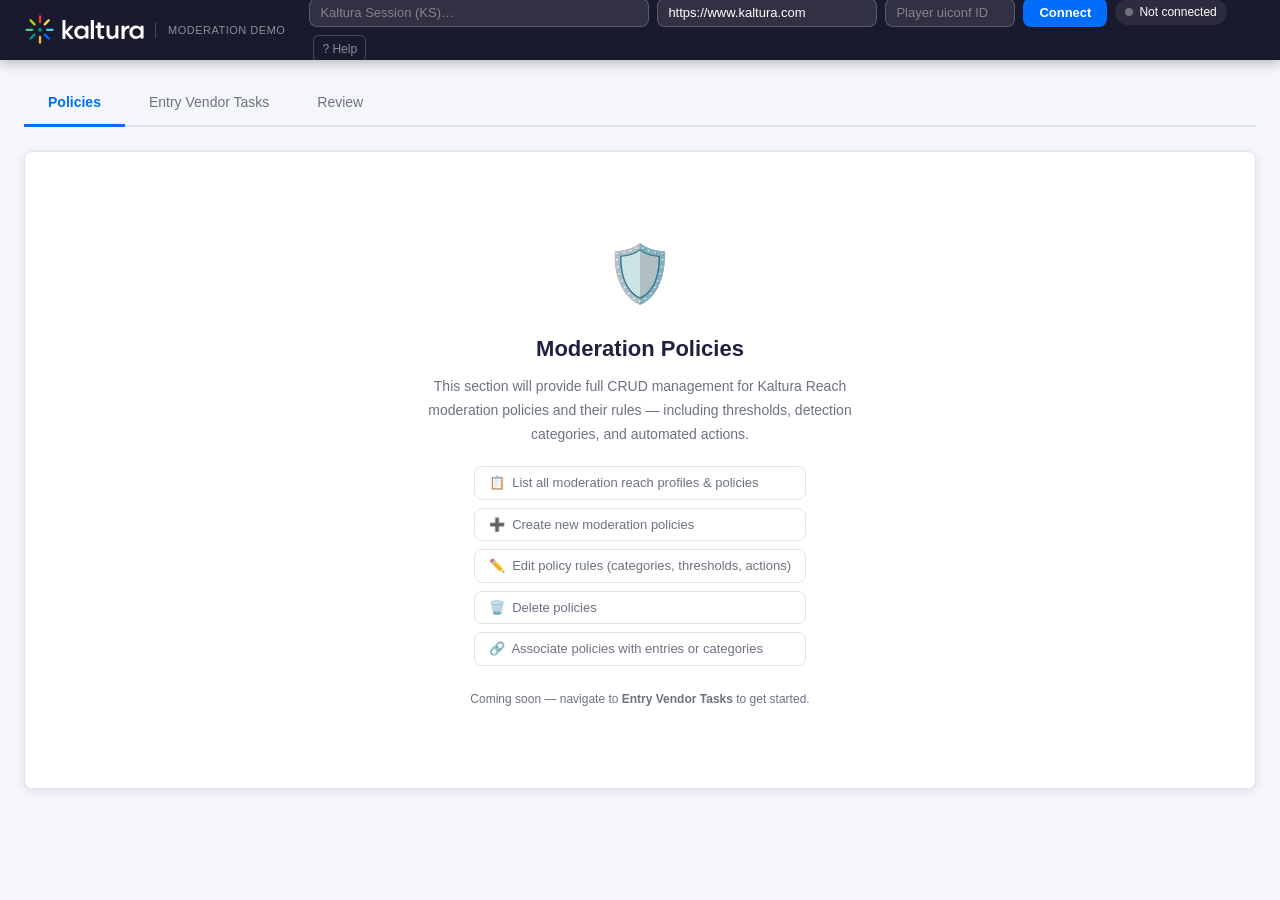
<file: index.html>
<!DOCTYPE html>
<html lang="en">
<head>
  <meta charset="UTF-8">
  <meta name="viewport" content="width=device-width, initial-scale=1.0">
  <title>Kaltura Moderation Demo</title>
  <link rel="stylesheet" href="css/styles.css">
</head>
<body>

  <!-- ===================== HEADER ===================== -->
  <header>
    <div class="header-inner">

      <div class="logo">
        <img
          src="assets/kaltura-logo.svg"
          alt="Kaltura"
          class="kaltura-logo-img"
        >
        <span class="logo-sub">Moderation Demo</span>
      </div>

      <div class="connection-bar">
        <input
          id="ks-input"
          type="password"
          placeholder="Kaltura Session (KS)…"
          autocomplete="off"
          spellcheck="false"
        >
        <input
          id="service-url"
          type="text"
          value="https://www.kaltura.com"
          placeholder="Service URL"
          autocomplete="off"
        >
        <input
          id="uiconf-id"
          type="text"
          placeholder="Player uiconf ID"
          autocomplete="off"
        >
        <button class="btn btn-primary" id="connect-btn">Connect</button>

        <div class="status-badge">
          <span class="status-dot" id="status-dot"></span>
          <span id="status-text">Not connected</span>
        </div>

        <span id="partner-info" style="font-size:11px;color:rgba(255,255,255,.4);white-space:nowrap"></span>
        <a href="help.html" target="_blank" style="font-size:12px;color:rgba(255,255,255,.5);text-decoration:none;white-space:nowrap;padding:4px 8px;border:1px solid rgba(255,255,255,.2);border-radius:6px;margin-left:4px" title="Open help page">? Help</a>
      </div>

    </div>
  </header>

  <!-- ===================== MAIN ===================== -->
  <div class="main-container">

    <!-- Tab navigation -->
    <div class="tabs-nav" style="margin-top:20px">
      <button class="tab-btn active" data-tab="policies">Policies</button>
      <button class="tab-btn" data-tab="tasks">Entry Vendor Tasks</button>
      <button class="tab-btn" data-tab="review">Review</button>
    </div>

    <!-- ===== TAB 1: Policies ===== -->
    <div id="tab-policies" class="tab-panel active">
      <div class="card">
        <div class="card-body policies-coming-soon">
          <div class="coming-soon-icon">🛡️</div>
          <div class="coming-soon-title">Moderation Policies</div>
          <p class="coming-soon-desc">
            This section will provide full CRUD management for Kaltura Reach moderation
            policies and their rules — including thresholds, detection categories,
            and automated actions.
          </p>
          <ul class="feature-list">
            <li>📋 &nbsp;List all moderation reach profiles &amp; policies</li>
            <li>➕ &nbsp;Create new moderation policies</li>
            <li>✏️ &nbsp;Edit policy rules (categories, thresholds, actions)</li>
            <li>🗑️ &nbsp;Delete policies</li>
            <li>🔗 &nbsp;Associate policies with entries or categories</li>
          </ul>
          <p style="margin-top:24px;font-size:12px;color:var(--text-muted)">
            Coming soon — navigate to <strong>Entry Vendor Tasks</strong> to get started.
          </p>
        </div>
      </div>
    </div>

    <!-- ===== TAB 2: Entry Vendor Tasks ===== -->
    <div id="tab-tasks" class="tab-panel">
      <!-- Populated dynamically by tab-tasks.js -->
      <div class="empty-state" style="padding:80px 20px" id="tasks-placeholder">
        <div class="icon">🔌</div>
        <strong>Not connected</strong>
        <p>Enter a Kaltura Session (KS) and click Connect to load tasks.</p>
      </div>
    </div>

    <!-- ===== TAB 3: Review ===== -->
    <div id="tab-review" class="tab-panel">
      <!-- Populated dynamically by tab-review.js -->
      <div class="empty-state" style="padding:80px 20px" id="review-placeholder">
        <div class="icon">🔌</div>
        <strong>Not connected</strong>
        <p>Enter a Kaltura Session (KS), connect, then click <strong>Review</strong> on a completed task.</p>
      </div>
    </div>

  </div><!-- /.main-container -->

  <!-- ===================== SCRIPTS ===================== -->
  <script src="js/api.js"></script>
  <script src="js/app.js"></script>
  <script src="js/tab-policies.js"></script>
  <script src="js/tab-tasks.js"></script>
  <script src="js/tab-review.js"></script>

</body>
</html>
</file>
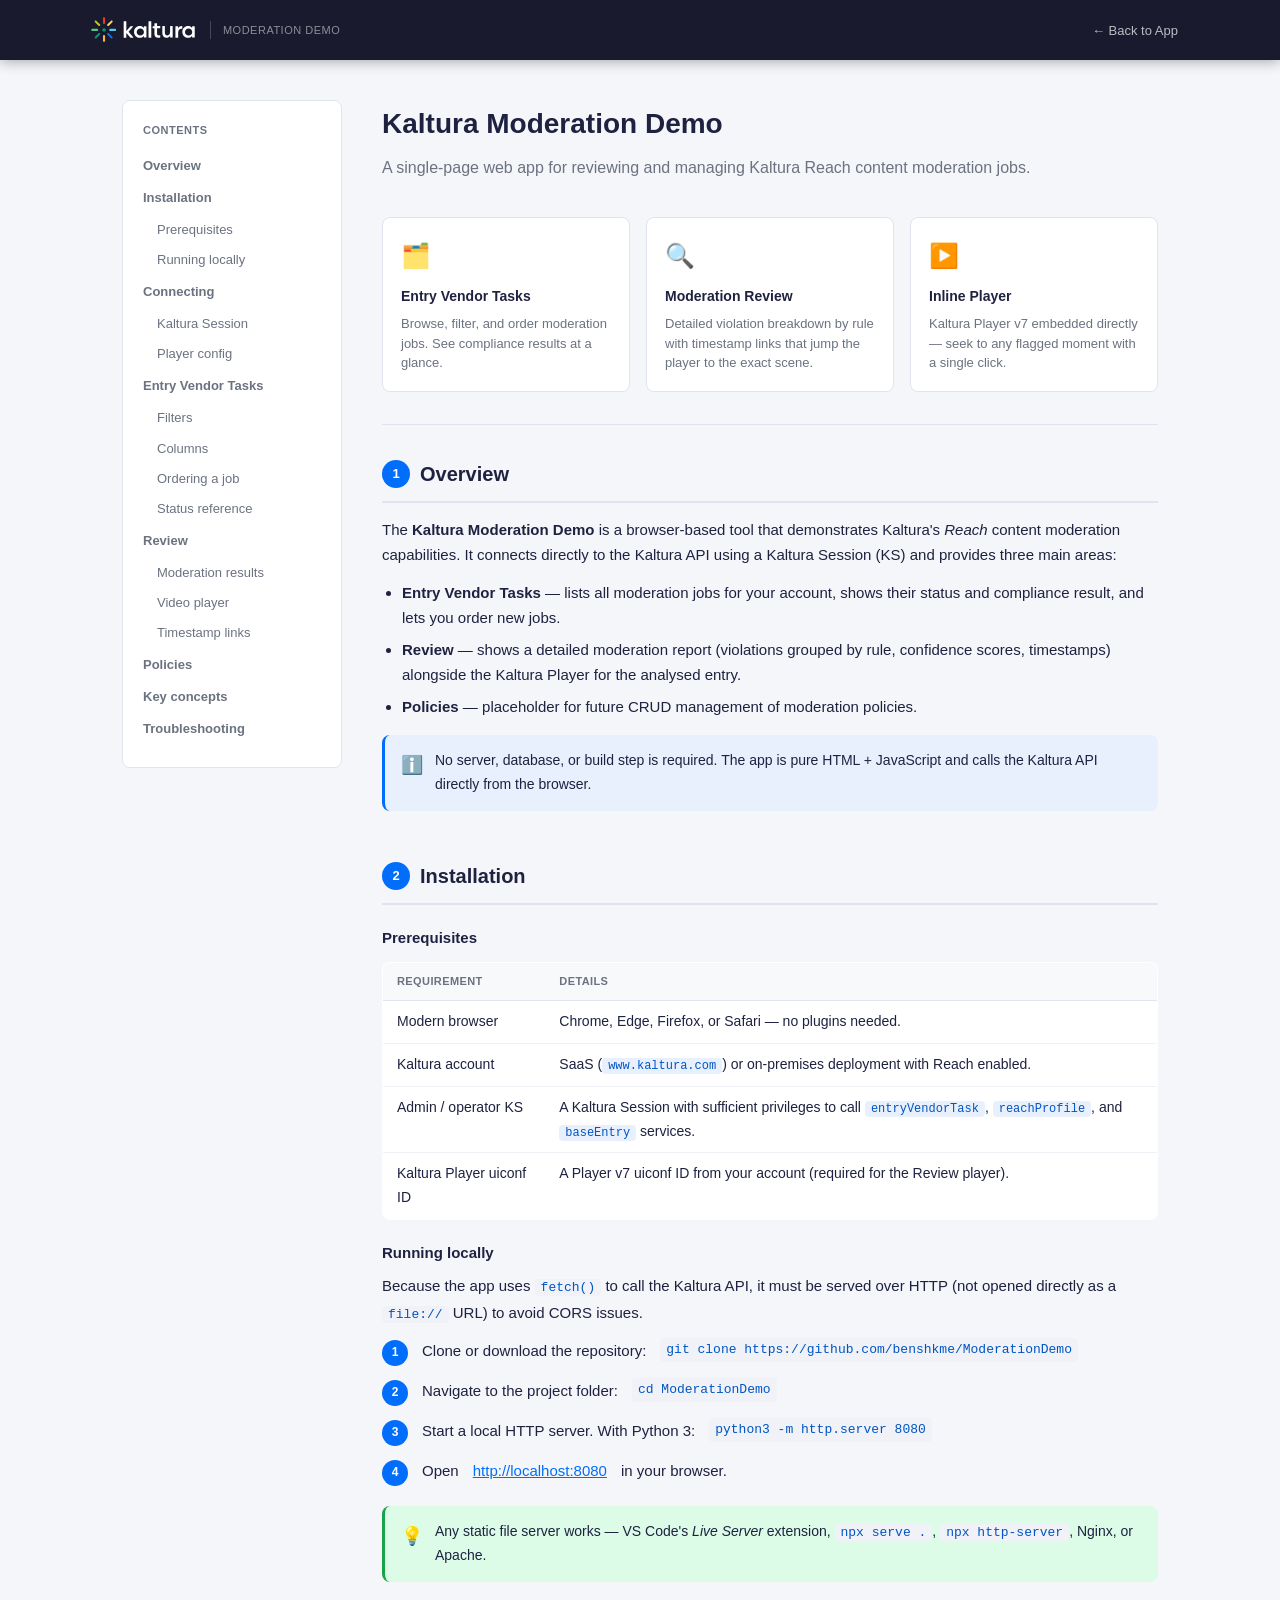
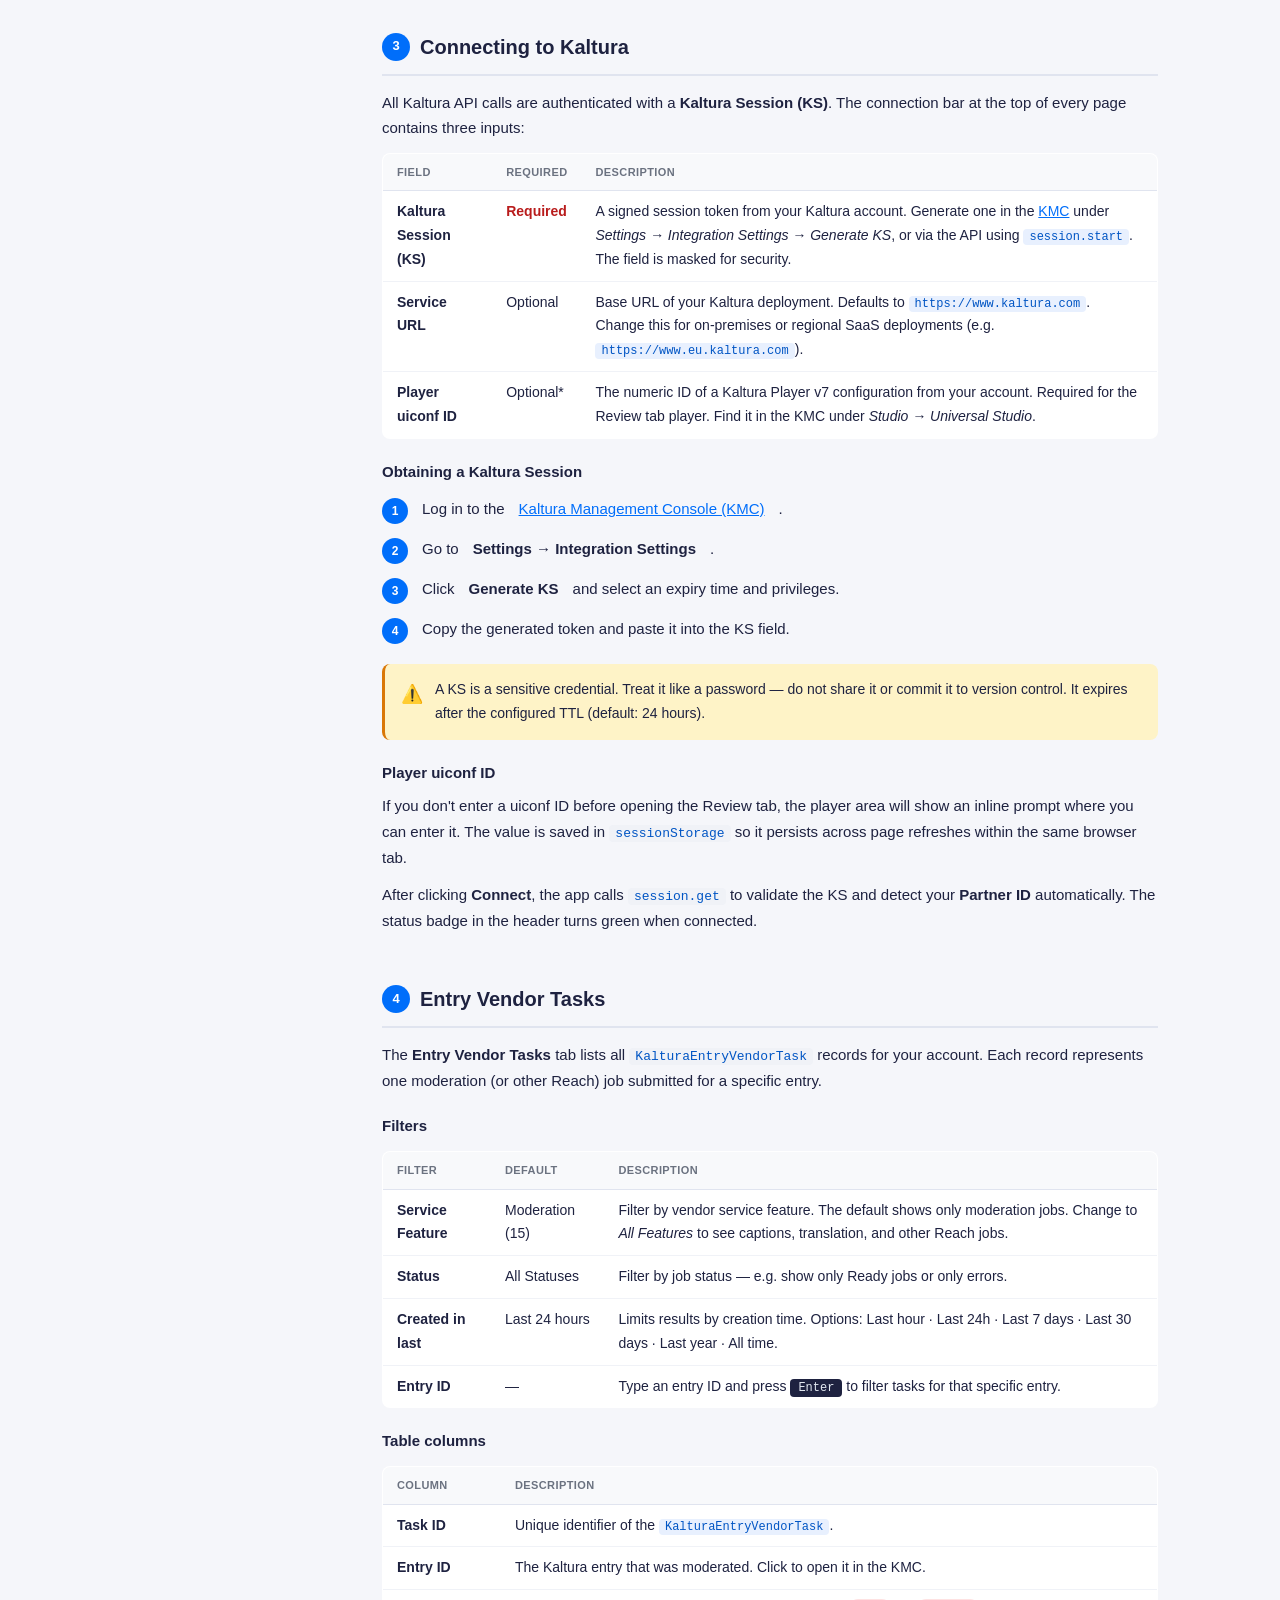
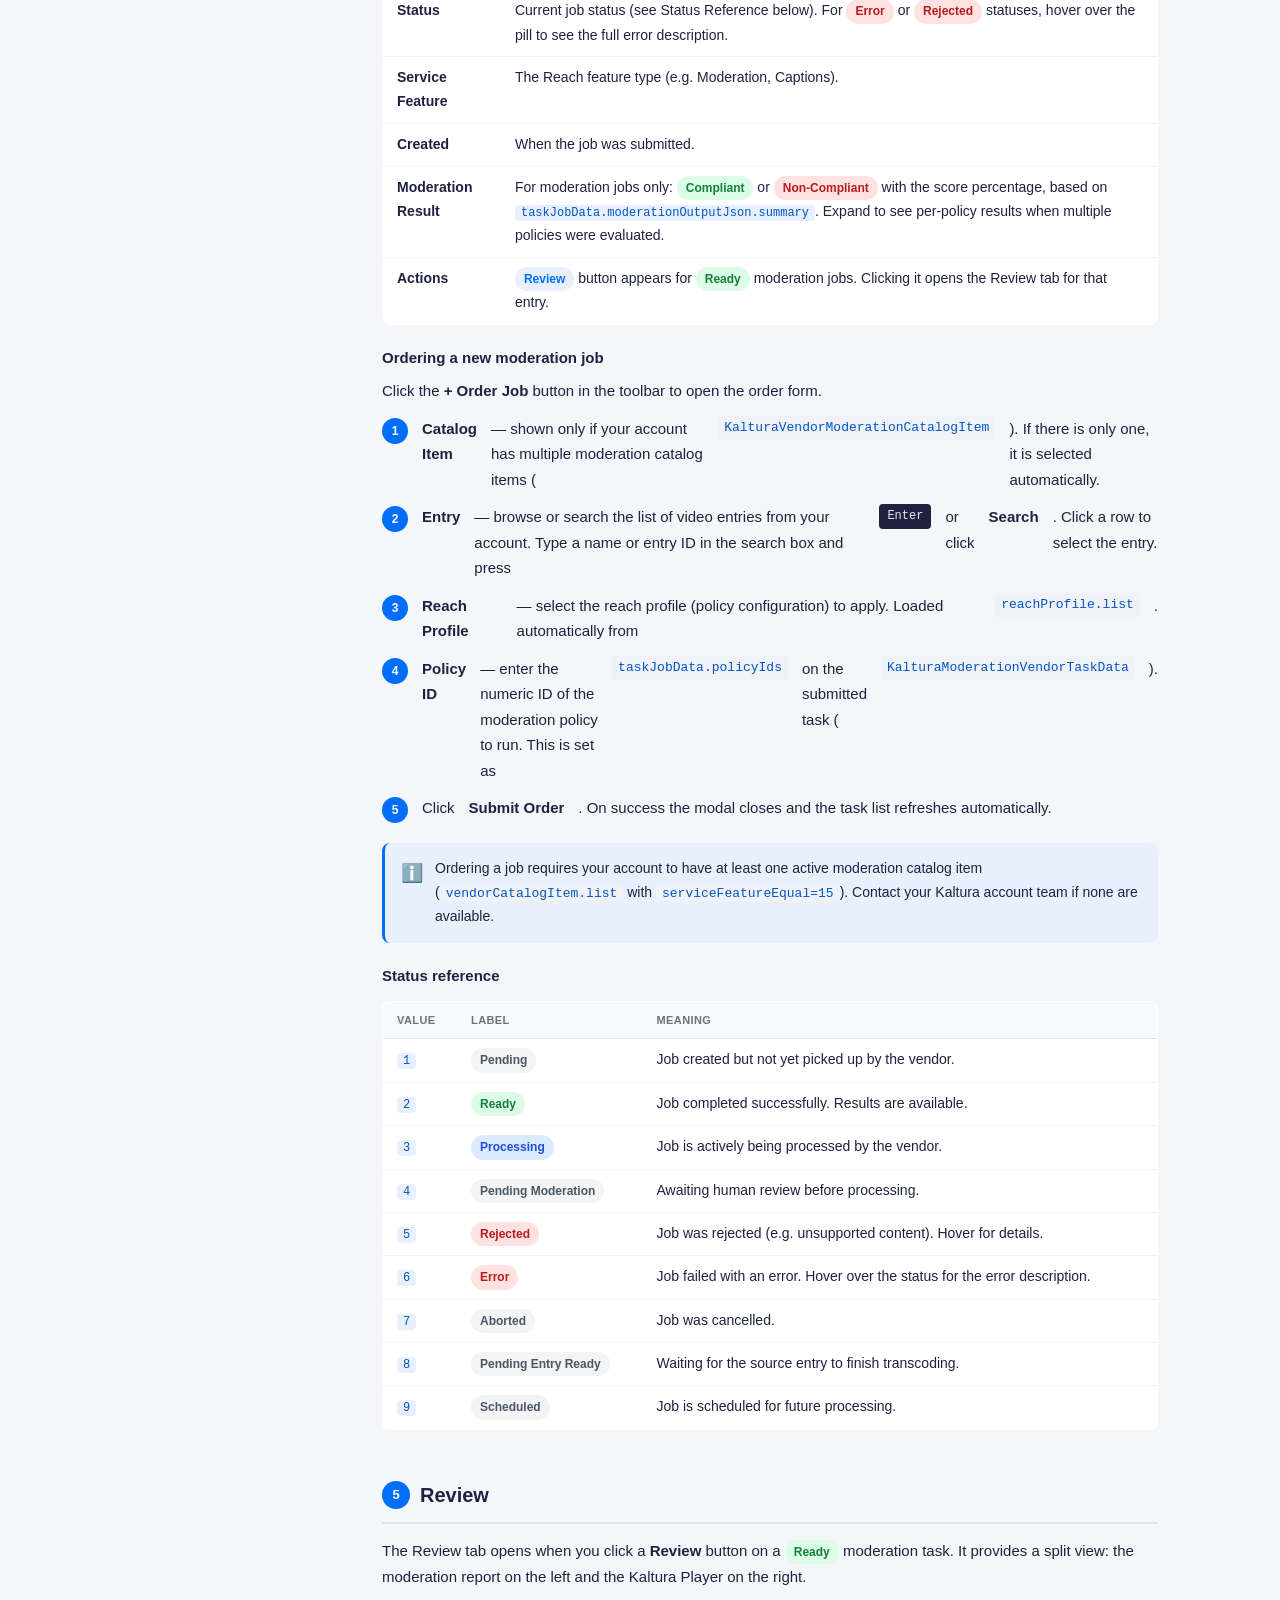
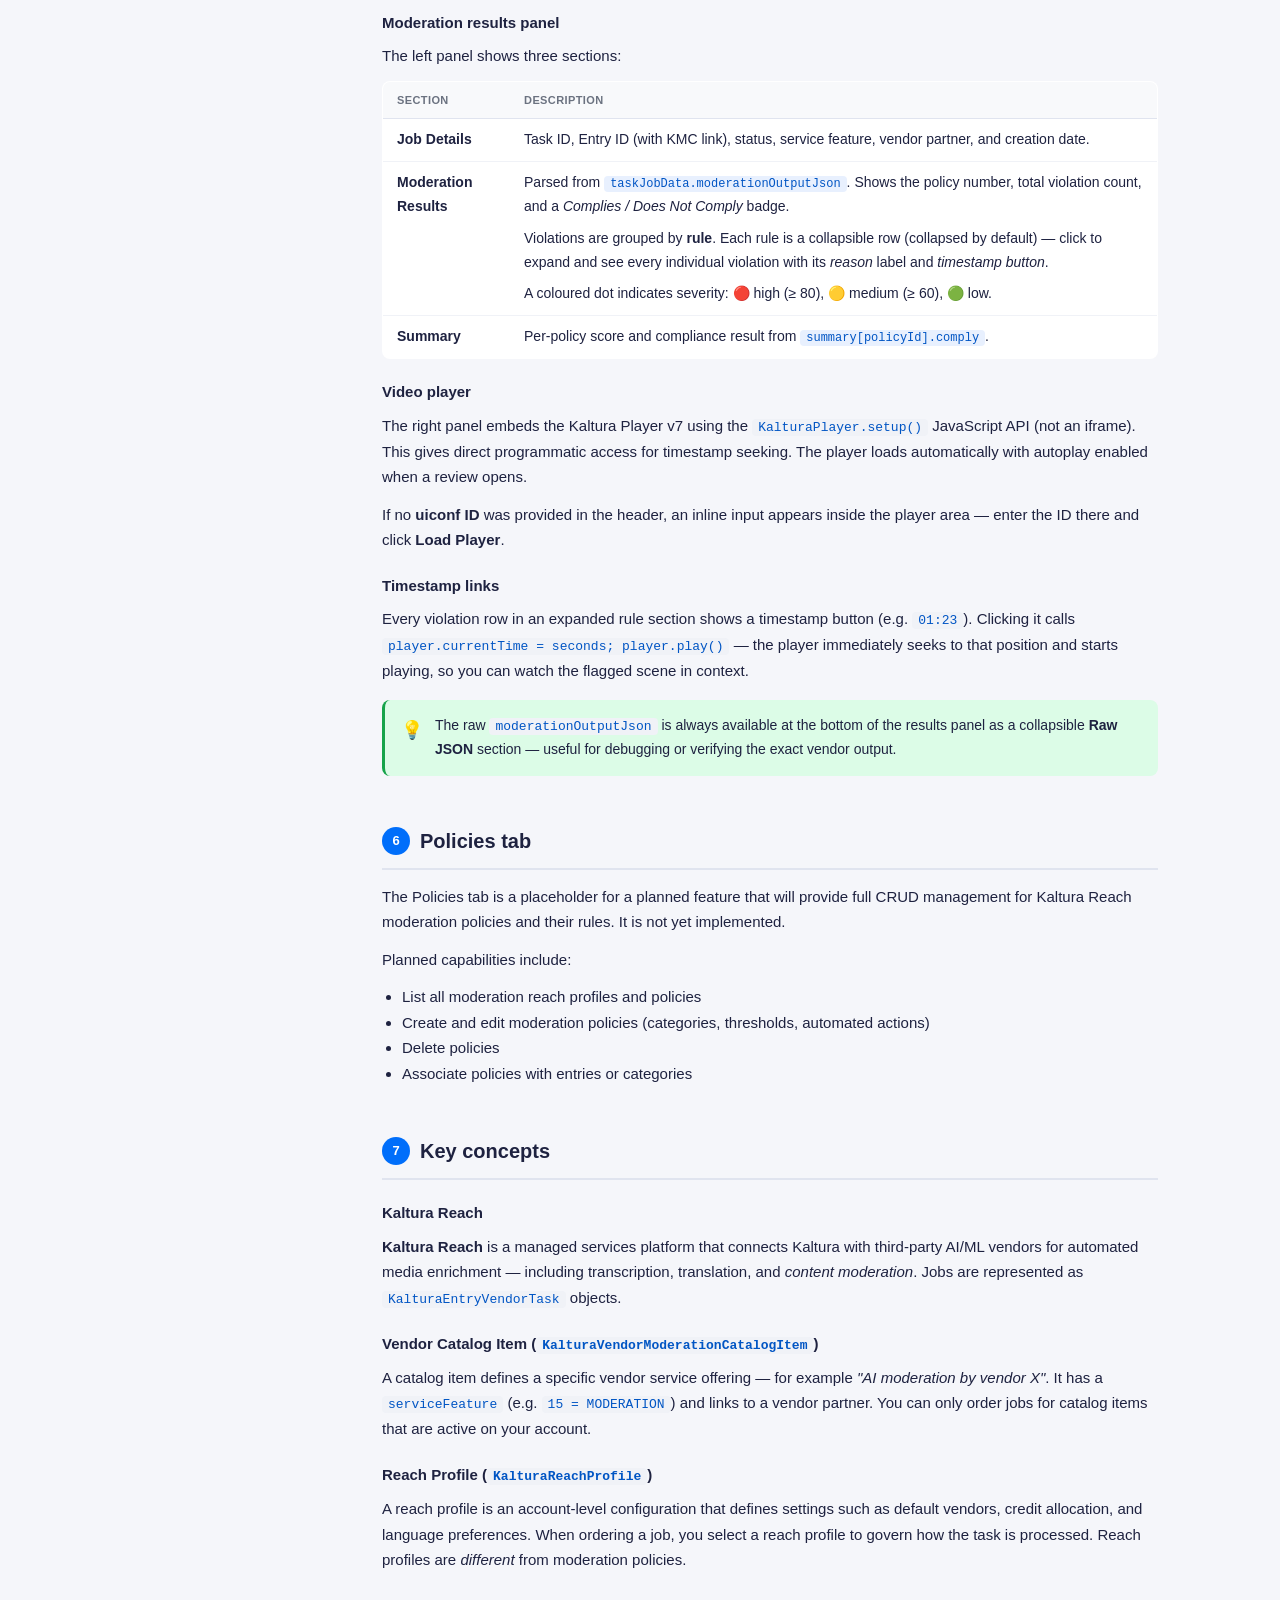
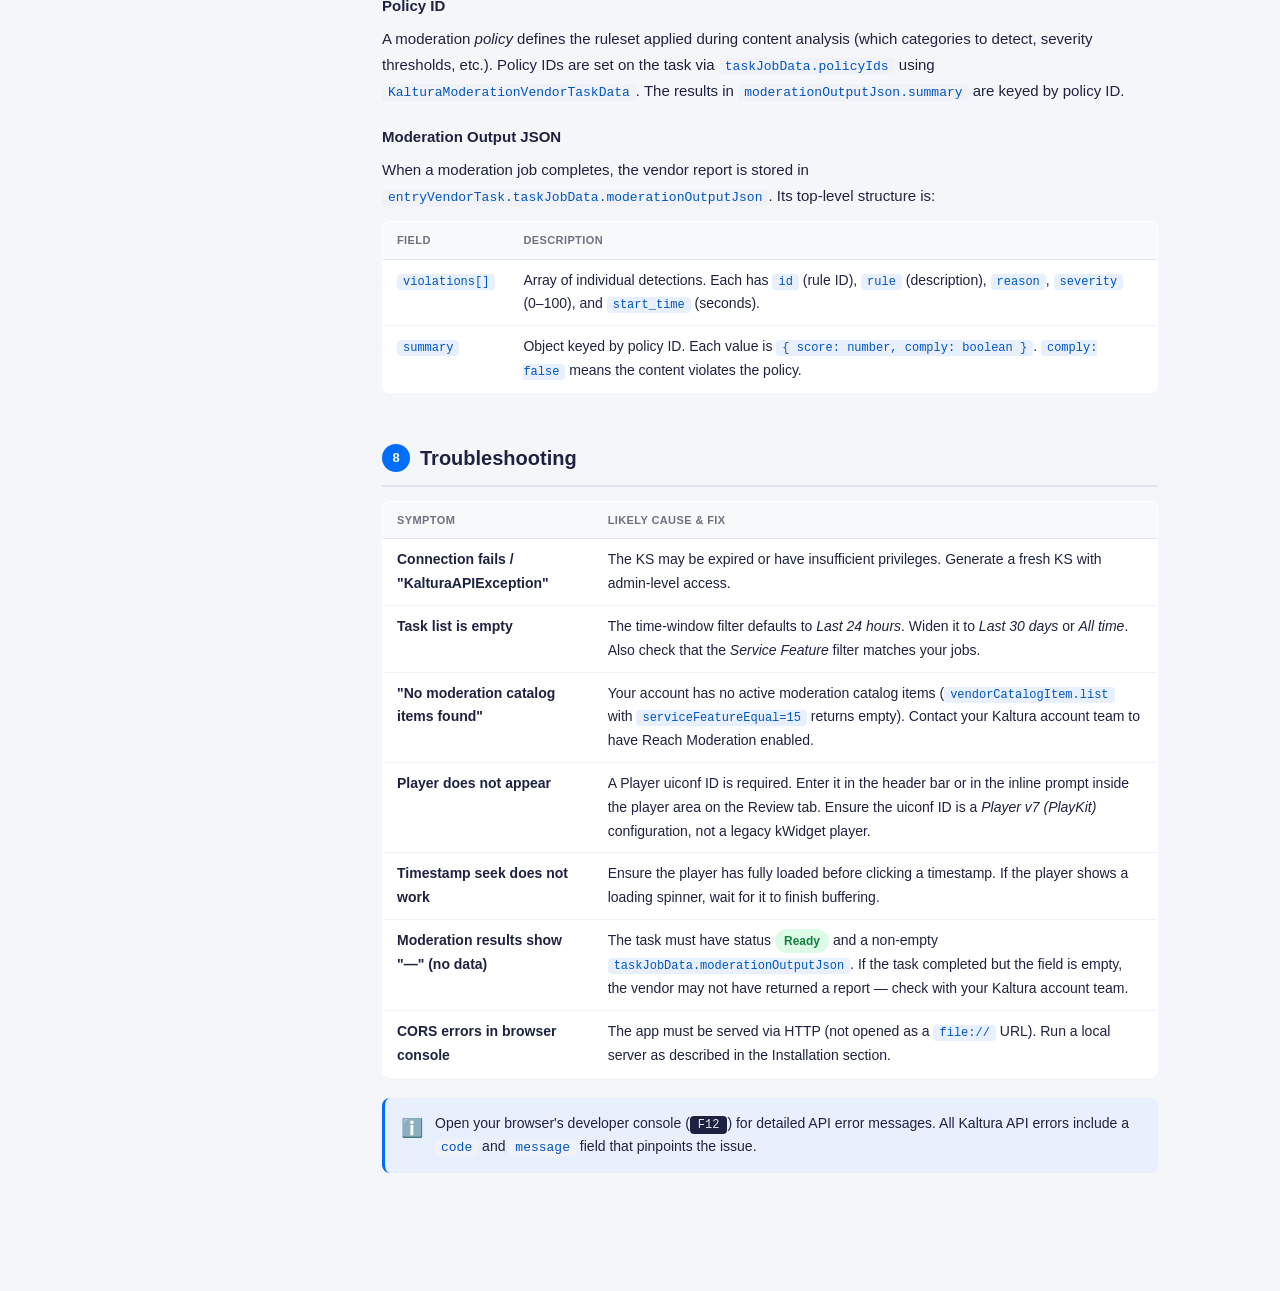
<file: help.html>
<!DOCTYPE html>
<html lang="en">
<head>
  <meta charset="UTF-8">
  <meta name="viewport" content="width=device-width, initial-scale=1.0">
  <title>Kaltura Moderation Demo — Help</title>
  <style>
    *, *::before, *::after { box-sizing: border-box; margin: 0; padding: 0; }

    :root {
      --blue:        #006EFA;
      --blue-dark:   #0055c4;
      --blue-light:  #e8f0fe;
      --dark:        #1a1a2e;
      --text:        #1e2240;
      --text-muted:  #6b7280;
      --border:      #e0e4ef;
      --surface:     #fff;
      --bg:          #f5f6fa;
      --green:       #15803d;
      --green-bg:    #dcfce7;
      --red:         #b91c1c;
      --red-bg:      #fee2e2;
      --amber:       #92400e;
      --amber-bg:    #fef3c7;
      --radius:      8px;
    }

    body {
      font-family: -apple-system, BlinkMacSystemFont, 'Segoe UI', Roboto, sans-serif;
      background: var(--bg);
      color: var(--text);
      font-size: 15px;
      line-height: 1.7;
    }

    /* ── Header ── */
    header {
      background: var(--dark);
      color: #fff;
      padding: 0 32px;
      position: sticky;
      top: 0;
      z-index: 100;
      box-shadow: 0 2px 12px rgba(0,0,0,.3);
    }
    .header-inner {
      max-width: 1100px;
      margin: 0 auto;
      display: flex;
      align-items: center;
      justify-content: space-between;
      height: 60px;
    }
    .logo { display: flex; align-items: center; gap: 14px; text-decoration: none; }
    .logo img { height: 28px; }
    .logo-sub {
      font-size: 11px;
      color: rgba(255,255,255,.5);
      text-transform: uppercase;
      letter-spacing: .5px;
      border-left: 1px solid rgba(255,255,255,.2);
      padding-left: 12px;
    }
    .header-nav a {
      color: rgba(255,255,255,.7);
      text-decoration: none;
      font-size: 13px;
      padding: 6px 12px;
      border-radius: var(--radius);
      transition: background .15s;
    }
    .header-nav a:hover { background: rgba(255,255,255,.1); color: #fff; }

    /* ── Layout ── */
    .page-wrap {
      max-width: 1100px;
      margin: 0 auto;
      padding: 40px 32px 80px;
      display: grid;
      grid-template-columns: 220px 1fr;
      gap: 40px;
      align-items: start;
    }

    /* ── Sidebar / TOC ── */
    .toc {
      position: sticky;
      top: 80px;
      background: var(--surface);
      border: 1px solid var(--border);
      border-radius: var(--radius);
      padding: 20px;
      font-size: 13px;
    }
    .toc-title {
      font-size: 11px;
      font-weight: 700;
      text-transform: uppercase;
      letter-spacing: .5px;
      color: var(--text-muted);
      margin-bottom: 12px;
    }
    .toc ol { list-style: none; }
    .toc > ol > li { margin-bottom: 4px; }
    .toc > ol > li > ol { padding-left: 14px; margin-top: 4px; }
    .toc > ol > li > ol > li { margin-bottom: 2px; }
    .toc a {
      color: var(--text-muted);
      text-decoration: none;
      display: block;
      padding: 3px 0;
      border-radius: 4px;
      transition: color .1s;
    }
    .toc a:hover { color: var(--blue); }
    .toc-section { font-weight: 600; color: var(--text); }

    /* ── Content ── */
    .content h1 {
      font-size: 28px;
      font-weight: 800;
      margin-bottom: 6px;
      color: var(--text);
    }
    .content .subtitle {
      font-size: 16px;
      color: var(--text-muted);
      margin-bottom: 36px;
    }

    .section { margin-bottom: 48px; }

    h2 {
      font-size: 20px;
      font-weight: 700;
      color: var(--text);
      margin-bottom: 14px;
      padding-bottom: 10px;
      border-bottom: 2px solid var(--border);
      display: flex;
      align-items: center;
      gap: 10px;
    }
    h2 .num {
      display: inline-flex;
      align-items: center;
      justify-content: center;
      width: 28px;
      height: 28px;
      background: var(--blue);
      color: #fff;
      border-radius: 50%;
      font-size: 13px;
      font-weight: 700;
      flex-shrink: 0;
    }

    h3 {
      font-size: 15px;
      font-weight: 700;
      color: var(--text);
      margin: 20px 0 8px;
    }

    p { margin-bottom: 12px; }
    p:last-child { margin-bottom: 0; }

    a { color: var(--blue); }
    a:hover { color: var(--blue-dark); }

    /* ── Field table ── */
    .field-table {
      width: 100%;
      border-collapse: collapse;
      font-size: 14px;
      margin: 12px 0 20px;
      background: var(--surface);
      border: 1px solid var(--border);
      border-radius: var(--radius);
      overflow: hidden;
    }
    .field-table th {
      background: #f8f9fb;
      padding: 9px 14px;
      text-align: left;
      font-size: 11px;
      font-weight: 700;
      text-transform: uppercase;
      letter-spacing: .4px;
      color: var(--text-muted);
      border-bottom: 1px solid var(--border);
    }
    .field-table td {
      padding: 9px 14px;
      border-bottom: 1px solid #f0f2f7;
      vertical-align: top;
    }
    .field-table tr:last-child td { border-bottom: none; }
    .field-table code {
      background: var(--blue-light);
      color: var(--blue-dark);
      padding: 1px 6px;
      border-radius: 4px;
      font-size: 12px;
      font-family: monospace;
    }
    .req { color: var(--red); font-weight: 700; }

    /* ── Steps ── */
    .steps { list-style: none; counter-reset: step; margin: 12px 0 20px; }
    .steps li {
      counter-increment: step;
      display: flex;
      gap: 14px;
      margin-bottom: 12px;
      align-items: flex-start;
    }
    .steps li::before {
      content: counter(step);
      display: inline-flex;
      align-items: center;
      justify-content: center;
      min-width: 26px;
      height: 26px;
      background: var(--blue);
      color: #fff;
      border-radius: 50%;
      font-size: 12px;
      font-weight: 700;
      flex-shrink: 0;
      margin-top: 2px;
    }

    /* ── Callouts ── */
    .callout {
      display: flex;
      gap: 12px;
      padding: 14px 16px;
      border-radius: var(--radius);
      margin: 16px 0;
      font-size: 14px;
    }
    .callout-icon { font-size: 18px; flex-shrink: 0; margin-top: 1px; }
    .callout.info    { background: var(--blue-light);  border-left: 3px solid var(--blue); }
    .callout.tip     { background: var(--green-bg);    border-left: 3px solid #16a34a; }
    .callout.warning { background: var(--amber-bg);    border-left: 3px solid #d97706; }

    /* ── Badge pills ── */
    .pill {
      display: inline-flex;
      align-items: center;
      padding: 2px 9px;
      border-radius: 20px;
      font-size: 12px;
      font-weight: 600;
      white-space: nowrap;
    }
    .pill-ready    { background: #dcfce7; color: #15803d; }
    .pill-process  { background: #dbeafe; color: #1d4ed8; }
    .pill-pending  { background: #f3f4f6; color: #4b5563; }
    .pill-error    { background: #fee2e2; color: #b91c1c; }

    /* ── Inline code / kbd ── */
    code {
      background: #f0f2f7;
      color: var(--blue-dark);
      padding: 1px 6px;
      border-radius: 4px;
      font-size: 13px;
      font-family: 'Menlo', 'Monaco', monospace;
    }
    kbd {
      background: #1e2240;
      color: #e2e8f0;
      padding: 2px 8px;
      border-radius: 4px;
      font-size: 12px;
      font-family: monospace;
    }

    /* ── Feature grid ── */
    .feature-grid {
      display: grid;
      grid-template-columns: repeat(3, 1fr);
      gap: 16px;
      margin: 16px 0;
    }
    .feature-card {
      background: var(--surface);
      border: 1px solid var(--border);
      border-radius: var(--radius);
      padding: 18px;
    }
    .feature-card .icon { font-size: 24px; margin-bottom: 8px; }
    .feature-card h4 { font-size: 14px; font-weight: 700; margin-bottom: 6px; }
    .feature-card p { font-size: 13px; color: var(--text-muted); margin: 0; line-height: 1.5; }

    /* ── Divider ── */
    hr { border: none; border-top: 1px solid var(--border); margin: 32px 0; }

    /* ── Responsive ── */
    @media (max-width: 760px) {
      .page-wrap { grid-template-columns: 1fr; }
      .toc { display: none; }
      .feature-grid { grid-template-columns: 1fr; }
    }
  </style>
</head>
<body>

<header>
  <div class="header-inner">
    <a class="logo" href="index.html">
      <img src="assets/kaltura-logo.svg" alt="Kaltura">
      <span class="logo-sub">Moderation Demo</span>
    </a>
    <nav class="header-nav">
      <a href="index.html">← Back to App</a>
    </nav>
  </div>
</header>

<div class="page-wrap">

  <!-- ── Sidebar TOC ── -->
  <aside class="toc">
    <div class="toc-title">Contents</div>
    <ol>
      <li><a href="#overview" class="toc-section">Overview</a></li>
      <li><a href="#installation" class="toc-section">Installation</a>
        <ol>
          <li><a href="#prerequisites">Prerequisites</a></li>
          <li><a href="#running">Running locally</a></li>
        </ol>
      </li>
      <li><a href="#connecting" class="toc-section">Connecting</a>
        <ol>
          <li><a href="#ks">Kaltura Session</a></li>
          <li><a href="#player-config">Player config</a></li>
        </ol>
      </li>
      <li><a href="#tab-tasks" class="toc-section">Entry Vendor Tasks</a>
        <ol>
          <li><a href="#task-filters">Filters</a></li>
          <li><a href="#task-columns">Columns</a></li>
          <li><a href="#order-job">Ordering a job</a></li>
          <li><a href="#task-status">Status reference</a></li>
        </ol>
      </li>
      <li><a href="#tab-review" class="toc-section">Review</a>
        <ol>
          <li><a href="#review-results">Moderation results</a></li>
          <li><a href="#review-player">Video player</a></li>
          <li><a href="#seeking">Timestamp links</a></li>
        </ol>
      </li>
      <li><a href="#tab-policies" class="toc-section">Policies</a></li>
      <li><a href="#concepts" class="toc-section">Key concepts</a></li>
      <li><a href="#troubleshooting" class="toc-section">Troubleshooting</a></li>
    </ol>
  </aside>

  <!-- ── Main content ── -->
  <main class="content">

    <h1>Kaltura Moderation Demo</h1>
    <p class="subtitle">A single-page web app for reviewing and managing Kaltura Reach content moderation jobs.</p>

    <!-- ── Feature cards ── -->
    <div class="feature-grid">
      <div class="feature-card">
        <div class="icon">🗂️</div>
        <h4>Entry Vendor Tasks</h4>
        <p>Browse, filter, and order moderation jobs. See compliance results at a glance.</p>
      </div>
      <div class="feature-card">
        <div class="icon">🔍</div>
        <h4>Moderation Review</h4>
        <p>Detailed violation breakdown by rule with timestamp links that jump the player to the exact scene.</p>
      </div>
      <div class="feature-card">
        <div class="icon">▶️</div>
        <h4>Inline Player</h4>
        <p>Kaltura Player v7 embedded directly — seek to any flagged moment with a single click.</p>
      </div>
    </div>

    <hr>

    <!-- ═══ 1. Overview ═══ -->
    <section class="section" id="overview">
      <h2><span class="num">1</span> Overview</h2>
      <p>
        The <strong>Kaltura Moderation Demo</strong> is a browser-based tool that demonstrates Kaltura's
        <em>Reach</em> content moderation capabilities. It connects directly to the Kaltura API using a
        Kaltura Session (KS) and provides three main areas:
      </p>
      <ul style="padding-left:20px;margin:10px 0">
        <li style="margin-bottom:6px"><strong>Entry Vendor Tasks</strong> — lists all moderation jobs for your account, shows their status and compliance result, and lets you order new jobs.</li>
        <li style="margin-bottom:6px"><strong>Review</strong> — shows a detailed moderation report (violations grouped by rule, confidence scores, timestamps) alongside the Kaltura Player for the analysed entry.</li>
        <li style="margin-bottom:6px"><strong>Policies</strong> — placeholder for future CRUD management of moderation policies.</li>
      </ul>
      <div class="callout info">
        <span class="callout-icon">ℹ️</span>
        <div>No server, database, or build step is required. The app is pure HTML + JavaScript and calls the Kaltura API directly from the browser.</div>
      </div>
    </section>

    <!-- ═══ 2. Installation ═══ -->
    <section class="section" id="installation">
      <h2><span class="num">2</span> Installation</h2>

      <h3 id="prerequisites">Prerequisites</h3>
      <table class="field-table">
        <tr><th>Requirement</th><th>Details</th></tr>
        <tr><td>Modern browser</td><td>Chrome, Edge, Firefox, or Safari — no plugins needed.</td></tr>
        <tr><td>Kaltura account</td><td>SaaS (<code>www.kaltura.com</code>) or on-premises deployment with Reach enabled.</td></tr>
        <tr><td>Admin / operator KS</td><td>A Kaltura Session with sufficient privileges to call <code>entryVendorTask</code>, <code>reachProfile</code>, and <code>baseEntry</code> services.</td></tr>
        <tr><td>Kaltura Player uiconf ID</td><td>A Player v7 uiconf ID from your account (required for the Review player).</td></tr>
      </table>

      <h3 id="running">Running locally</h3>
      <p>Because the app uses <code>fetch()</code> to call the Kaltura API, it must be served over HTTP (not opened directly as a <code>file://</code> URL) to avoid CORS issues.</p>

      <ol class="steps">
        <li>Clone or download the repository: <br><code>git clone https://github.com/benshkme/ModerationDemo</code></li>
        <li>Navigate to the project folder: <br><code>cd ModerationDemo</code></li>
        <li>Start a local HTTP server. With Python 3: <br><code>python3 -m http.server 8080</code></li>
        <li>Open <a href="http://localhost:8080" target="_blank">http://localhost:8080</a> in your browser.</li>
      </ol>

      <div class="callout tip">
        <span class="callout-icon">💡</span>
        <div>Any static file server works — VS Code's <em>Live Server</em> extension, <code>npx serve .</code>, <code>npx http-server</code>, Nginx, or Apache.</div>
      </div>
    </section>

    <!-- ═══ 3. Connecting ═══ -->
    <section class="section" id="connecting">
      <h2><span class="num">3</span> Connecting to Kaltura</h2>
      <p>
        All Kaltura API calls are authenticated with a <strong>Kaltura Session (KS)</strong>.
        The connection bar at the top of every page contains three inputs:
      </p>

      <table class="field-table">
        <tr>
          <th>Field</th><th>Required</th><th>Description</th>
        </tr>
        <tr>
          <td><strong>Kaltura Session (KS)</strong></td>
          <td><span class="req">Required</span></td>
          <td>
            A signed session token from your Kaltura account.
            Generate one in the <a href="https://kmc.kaltura.com" target="_blank">KMC</a> under
            <em>Settings → Integration Settings → Generate KS</em>, or via the API using
            <code>session.start</code>. The field is masked for security.
          </td>
        </tr>
        <tr>
          <td><strong>Service URL</strong></td>
          <td>Optional</td>
          <td>
            Base URL of your Kaltura deployment. Defaults to
            <code>https://www.kaltura.com</code>. Change this for on-premises or
            regional SaaS deployments (e.g. <code>https://www.eu.kaltura.com</code>).
          </td>
        </tr>
        <tr>
          <td><strong>Player uiconf ID</strong></td>
          <td>Optional*</td>
          <td>
            The numeric ID of a Kaltura Player v7 configuration from your account.
            Required for the Review tab player. Find it in the KMC under
            <em>Studio → Universal Studio</em>.
          </td>
        </tr>
      </table>

      <h3 id="ks">Obtaining a Kaltura Session</h3>
      <ol class="steps">
        <li>Log in to the <a href="https://kmc.kaltura.com" target="_blank">Kaltura Management Console (KMC)</a>.</li>
        <li>Go to <strong>Settings → Integration Settings</strong>.</li>
        <li>Click <strong>Generate KS</strong> and select an expiry time and privileges.</li>
        <li>Copy the generated token and paste it into the KS field.</li>
      </ol>

      <div class="callout warning">
        <span class="callout-icon">⚠️</span>
        <div>
          A KS is a sensitive credential. Treat it like a password — do not share it or commit it to version control.
          It expires after the configured TTL (default: 24 hours).
        </div>
      </div>

      <h3 id="player-config">Player uiconf ID</h3>
      <p>
        If you don't enter a uiconf ID before opening the Review tab, the player area will show
        an inline prompt where you can enter it. The value is saved in
        <code>sessionStorage</code> so it persists across page refreshes within the same browser tab.
      </p>

      <p>
        After clicking <strong>Connect</strong>, the app calls <code>session.get</code> to validate the KS
        and detect your <strong>Partner ID</strong> automatically. The status badge in the header
        turns green when connected.
      </p>
    </section>

    <!-- ═══ 4. Entry Vendor Tasks ═══ -->
    <section class="section" id="tab-tasks">
      <h2><span class="num">4</span> Entry Vendor Tasks</h2>
      <p>
        The <strong>Entry Vendor Tasks</strong> tab lists all <code>KalturaEntryVendorTask</code>
        records for your account. Each record represents one moderation (or other Reach) job
        submitted for a specific entry.
      </p>

      <h3 id="task-filters">Filters</h3>
      <table class="field-table">
        <tr><th>Filter</th><th>Default</th><th>Description</th></tr>
        <tr>
          <td><strong>Service Feature</strong></td>
          <td>Moderation (15)</td>
          <td>
            Filter by vendor service feature. The default shows only moderation jobs.
            Change to <em>All Features</em> to see captions, translation, and other Reach jobs.
          </td>
        </tr>
        <tr>
          <td><strong>Status</strong></td>
          <td>All Statuses</td>
          <td>Filter by job status — e.g. show only Ready jobs or only errors.</td>
        </tr>
        <tr>
          <td><strong>Created in last</strong></td>
          <td>Last 24 hours</td>
          <td>
            Limits results by creation time. Options: Last hour · Last 24h · Last 7 days ·
            Last 30 days · Last year · All time.
          </td>
        </tr>
        <tr>
          <td><strong>Entry ID</strong></td>
          <td>—</td>
          <td>
            Type an entry ID and press <kbd>Enter</kbd> to filter tasks for that specific entry.
          </td>
        </tr>
      </table>

      <h3 id="task-columns">Table columns</h3>
      <table class="field-table">
        <tr><th>Column</th><th>Description</th></tr>
        <tr><td><strong>Task ID</strong></td><td>Unique identifier of the <code>KalturaEntryVendorTask</code>.</td></tr>
        <tr><td><strong>Entry ID</strong></td><td>The Kaltura entry that was moderated. Click to open it in the KMC.</td></tr>
        <tr>
          <td><strong>Status</strong></td>
          <td>
            Current job status (see Status Reference below).
            For <span class="pill pill-error">Error</span> or <span class="pill pill-error">Rejected</span>
            statuses, hover over the pill to see the full error description.
          </td>
        </tr>
        <tr><td><strong>Service Feature</strong></td><td>The Reach feature type (e.g. Moderation, Captions).</td></tr>
        <tr><td><strong>Created</strong></td><td>When the job was submitted.</td></tr>
        <tr>
          <td><strong>Moderation Result</strong></td>
          <td>
            For moderation jobs only: <span class="pill pill-ready">Compliant</span> or
            <span class="pill pill-error">Non-Compliant</span> with the score percentage,
            based on <code>taskJobData.moderationOutputJson.summary</code>.
            Expand to see per-policy results when multiple policies were evaluated.
          </td>
        </tr>
        <tr>
          <td><strong>Actions</strong></td>
          <td>
            <span class="pill pill-ready" style="background:#e8f0fe;color:#006EFA">Review</span>
            button appears for <span class="pill pill-ready">Ready</span> moderation jobs.
            Clicking it opens the Review tab for that entry.
          </td>
        </tr>
      </table>

      <h3 id="order-job">Ordering a new moderation job</h3>
      <p>Click the <strong>+ Order Job</strong> button in the toolbar to open the order form.</p>
      <ol class="steps">
        <li>
          <strong>Catalog Item</strong> — shown only if your account has multiple moderation
          catalog items (<code>KalturaVendorModerationCatalogItem</code>). If there is only one,
          it is selected automatically.
        </li>
        <li>
          <strong>Entry</strong> — browse or search the list of video entries from your account.
          Type a name or entry ID in the search box and press <kbd>Enter</kbd> or click
          <strong>Search</strong>. Click a row to select the entry.
        </li>
        <li>
          <strong>Reach Profile</strong> — select the reach profile (policy configuration) to apply.
          Loaded automatically from <code>reachProfile.list</code>.
        </li>
        <li>
          <strong>Policy ID</strong> — enter the numeric ID of the moderation policy to run.
          This is set as <code>taskJobData.policyIds</code> on the submitted task
          (<code>KalturaModerationVendorTaskData</code>).
        </li>
        <li>Click <strong>Submit Order</strong>. On success the modal closes and the task list refreshes automatically.</li>
      </ol>

      <div class="callout info">
        <span class="callout-icon">ℹ️</span>
        <div>
          Ordering a job requires your account to have at least one active moderation catalog item
          (<code>vendorCatalogItem.list</code> with <code>serviceFeatureEqual=15</code>).
          Contact your Kaltura account team if none are available.
        </div>
      </div>

      <h3 id="task-status">Status reference</h3>
      <table class="field-table">
        <tr><th>Value</th><th>Label</th><th>Meaning</th></tr>
        <tr><td><code>1</code></td><td><span class="pill pill-pending">Pending</span></td><td>Job created but not yet picked up by the vendor.</td></tr>
        <tr><td><code>2</code></td><td><span class="pill pill-ready">Ready</span></td><td>Job completed successfully. Results are available.</td></tr>
        <tr><td><code>3</code></td><td><span class="pill pill-process">Processing</span></td><td>Job is actively being processed by the vendor.</td></tr>
        <tr><td><code>4</code></td><td><span class="pill pill-pending">Pending Moderation</span></td><td>Awaiting human review before processing.</td></tr>
        <tr><td><code>5</code></td><td><span class="pill pill-error">Rejected</span></td><td>Job was rejected (e.g. unsupported content). Hover for details.</td></tr>
        <tr><td><code>6</code></td><td><span class="pill pill-error">Error</span></td><td>Job failed with an error. Hover over the status for the error description.</td></tr>
        <tr><td><code>7</code></td><td><span class="pill pill-pending">Aborted</span></td><td>Job was cancelled.</td></tr>
        <tr><td><code>8</code></td><td><span class="pill pill-pending">Pending Entry Ready</span></td><td>Waiting for the source entry to finish transcoding.</td></tr>
        <tr><td><code>9</code></td><td><span class="pill pill-pending">Scheduled</span></td><td>Job is scheduled for future processing.</td></tr>
      </table>
    </section>

    <!-- ═══ 5. Review ═══ -->
    <section class="section" id="tab-review">
      <h2><span class="num">5</span> Review</h2>
      <p>
        The Review tab opens when you click a <strong>Review</strong> button on a
        <span class="pill pill-ready">Ready</span> moderation task. It provides a split view:
        the moderation report on the left and the Kaltura Player on the right.
      </p>

      <h3 id="review-results">Moderation results panel</h3>
      <p>The left panel shows three sections:</p>

      <table class="field-table">
        <tr><th>Section</th><th>Description</th></tr>
        <tr>
          <td><strong>Job Details</strong></td>
          <td>Task ID, Entry ID (with KMC link), status, service feature, vendor partner, and creation date.</td>
        </tr>
        <tr>
          <td><strong>Moderation Results</strong></td>
          <td>
            <p style="margin-bottom:8px">
              Parsed from <code>taskJobData.moderationOutputJson</code>.
              Shows the policy number, total violation count, and a <em>Complies / Does Not Comply</em> badge.
            </p>
            <p style="margin-bottom:8px">
              Violations are grouped by <strong>rule</strong>. Each rule is a collapsible row
              (collapsed by default) — click to expand and see every individual violation
              with its <em>reason</em> label and <em>timestamp button</em>.
            </p>
            <p>
              A coloured dot indicates severity: 🔴 high (≥ 80), 🟡 medium (≥ 60), 🟢 low.
            </p>
          </td>
        </tr>
        <tr>
          <td><strong>Summary</strong></td>
          <td>Per-policy score and compliance result from <code>summary[policyId].comply</code>.</td>
        </tr>
      </table>

      <h3 id="review-player">Video player</h3>
      <p>
        The right panel embeds the Kaltura Player v7 using the <code>KalturaPlayer.setup()</code>
        JavaScript API (not an iframe). This gives direct programmatic access for timestamp seeking.
        The player loads automatically with autoplay enabled when a review opens.
      </p>
      <p>
        If no <strong>uiconf ID</strong> was provided in the header, an inline input appears inside the
        player area — enter the ID there and click <strong>Load Player</strong>.
      </p>

      <h3 id="seeking">Timestamp links</h3>
      <p>
        Every violation row in an expanded rule section shows a timestamp button
        (e.g. <code>01:23</code>). Clicking it calls
        <code>player.currentTime = seconds; player.play()</code> — the player immediately
        seeks to that position and starts playing, so you can watch the flagged scene in context.
      </p>

      <div class="callout tip">
        <span class="callout-icon">💡</span>
        <div>
          The raw <code>moderationOutputJson</code> is always available at the bottom of the results
          panel as a collapsible <strong>Raw JSON</strong> section — useful for debugging or
          verifying the exact vendor output.
        </div>
      </div>
    </section>

    <!-- ═══ 6. Policies ═══ -->
    <section class="section" id="tab-policies">
      <h2><span class="num">6</span> Policies tab</h2>
      <p>
        The Policies tab is a placeholder for a planned feature that will provide full CRUD management
        for Kaltura Reach moderation policies and their rules. It is not yet implemented.
      </p>
      <p>Planned capabilities include:</p>
      <ul style="padding-left:20px;margin:8px 0">
        <li>List all moderation reach profiles and policies</li>
        <li>Create and edit moderation policies (categories, thresholds, automated actions)</li>
        <li>Delete policies</li>
        <li>Associate policies with entries or categories</li>
      </ul>
    </section>

    <!-- ═══ 7. Key concepts ═══ -->
    <section class="section" id="concepts">
      <h2><span class="num">7</span> Key concepts</h2>

      <h3>Kaltura Reach</h3>
      <p>
        <strong>Kaltura Reach</strong> is a managed services platform that connects Kaltura with
        third-party AI/ML vendors for automated media enrichment — including transcription,
        translation, and <em>content moderation</em>. Jobs are represented as
        <code>KalturaEntryVendorTask</code> objects.
      </p>

      <h3>Vendor Catalog Item (<code>KalturaVendorModerationCatalogItem</code>)</h3>
      <p>
        A catalog item defines a specific vendor service offering — for example
        <em>"AI moderation by vendor X"</em>. It has a <code>serviceFeature</code>
        (e.g. <code>15 = MODERATION</code>) and links to a vendor partner.
        You can only order jobs for catalog items that are active on your account.
      </p>

      <h3>Reach Profile (<code>KalturaReachProfile</code>)</h3>
      <p>
        A reach profile is an account-level configuration that defines settings such as
        default vendors, credit allocation, and language preferences.
        When ordering a job, you select a reach profile to govern how the task is processed.
        Reach profiles are <em>different</em> from moderation policies.
      </p>

      <h3>Policy ID</h3>
      <p>
        A moderation <em>policy</em> defines the ruleset applied during content analysis
        (which categories to detect, severity thresholds, etc.). Policy IDs are set on the
        task via <code>taskJobData.policyIds</code> using <code>KalturaModerationVendorTaskData</code>.
        The results in <code>moderationOutputJson.summary</code> are keyed by policy ID.
      </p>

      <h3>Moderation Output JSON</h3>
      <p>
        When a moderation job completes, the vendor report is stored in
        <code>entryVendorTask.taskJobData.moderationOutputJson</code>.
        Its top-level structure is:
      </p>
      <table class="field-table">
        <tr><th>Field</th><th>Description</th></tr>
        <tr><td><code>violations[]</code></td><td>Array of individual detections. Each has <code>id</code> (rule ID), <code>rule</code> (description), <code>reason</code>, <code>severity</code> (0–100), and <code>start_time</code> (seconds).</td></tr>
        <tr><td><code>summary</code></td><td>Object keyed by policy ID. Each value is <code>{ score: number, comply: boolean }</code>. <code>comply: false</code> means the content violates the policy.</td></tr>
      </table>
    </section>

    <!-- ═══ 8. Troubleshooting ═══ -->
    <section class="section" id="troubleshooting">
      <h2><span class="num">8</span> Troubleshooting</h2>

      <table class="field-table">
        <tr><th>Symptom</th><th>Likely cause &amp; fix</th></tr>
        <tr>
          <td><strong>Connection fails / "KalturaAPIException"</strong></td>
          <td>The KS may be expired or have insufficient privileges. Generate a fresh KS with admin-level access.</td>
        </tr>
        <tr>
          <td><strong>Task list is empty</strong></td>
          <td>
            The time-window filter defaults to <em>Last 24 hours</em>. Widen it to
            <em>Last 30 days</em> or <em>All time</em>. Also check that the
            <em>Service Feature</em> filter matches your jobs.
          </td>
        </tr>
        <tr>
          <td><strong>"No moderation catalog items found"</strong></td>
          <td>
            Your account has no active moderation catalog items
            (<code>vendorCatalogItem.list</code> with <code>serviceFeatureEqual=15</code> returns empty).
            Contact your Kaltura account team to have Reach Moderation enabled.
          </td>
        </tr>
        <tr>
          <td><strong>Player does not appear</strong></td>
          <td>
            A Player uiconf ID is required. Enter it in the header bar or in the inline
            prompt inside the player area on the Review tab. Ensure the uiconf ID is a
            <em>Player v7 (PlayKit)</em> configuration, not a legacy kWidget player.
          </td>
        </tr>
        <tr>
          <td><strong>Timestamp seek does not work</strong></td>
          <td>
            Ensure the player has fully loaded before clicking a timestamp. If the player
            shows a loading spinner, wait for it to finish buffering.
          </td>
        </tr>
        <tr>
          <td><strong>Moderation results show "—" (no data)</strong></td>
          <td>
            The task must have status <span class="pill pill-ready">Ready</span> and a non-empty
            <code>taskJobData.moderationOutputJson</code>. If the task completed but the field is empty,
            the vendor may not have returned a report — check with your Kaltura account team.
          </td>
        </tr>
        <tr>
          <td><strong>CORS errors in browser console</strong></td>
          <td>
            The app must be served via HTTP (not opened as a <code>file://</code> URL).
            Run a local server as described in the Installation section.
          </td>
        </tr>
      </table>

      <div class="callout info">
        <span class="callout-icon">ℹ️</span>
        <div>
          Open your browser's developer console (<kbd>F12</kbd>) for detailed API error messages.
          All Kaltura API errors include a <code>code</code> and <code>message</code> field
          that pinpoints the issue.
        </div>
      </div>
    </section>

  </main>
</div>

</body>
</html>
</file>
<file: css/styles.css>
/* =============================================
   Kaltura Moderation Demo — styles.css
   ============================================= */

*, *::before, *::after { box-sizing: border-box; margin: 0; padding: 0; }

:root {
  --kaltura-orange: #006EFA;
  --kaltura-dark:   #1a1a2e;
  --kaltura-mid:    #16213e;
  --kaltura-accent: #0f3460;
  --bg:             #f5f6fa;
  --surface:        #ffffff;
  --border:         #e0e4ef;
  --text:           #1e2240;
  --text-muted:     #6b7280;
  --green:          #16a34a;
  --blue:           #2563eb;
  --red:            #dc2626;
  --amber:          #d97706;
  --grey:           #6b7280;
  --radius:         8px;
  --shadow:         0 2px 8px rgba(0,0,0,.10);
}

body {
  font-family: -apple-system, BlinkMacSystemFont, 'Segoe UI', Roboto, sans-serif;
  background: var(--bg);
  color: var(--text);
  min-height: 100vh;
  font-size: 14px;
  line-height: 1.5;
}

/* ---- Header ---- */
header {
  background: var(--kaltura-dark);
  color: #fff;
  padding: 0 24px;
  position: sticky;
  top: 0;
  z-index: 100;
  box-shadow: 0 2px 12px rgba(0,0,0,.3);
}

.header-inner {
  max-width: 1600px;
  margin: 0 auto;
  display: flex;
  align-items: center;
  gap: 24px;
  height: 60px;
}

.logo {
  display: flex;
  align-items: center;
  gap: 10px;
  flex-shrink: 0;
}

.kaltura-logo-img {
  height: 32px;
  width: auto;
  display: block;
  flex-shrink: 0;
}

.logo-sub {
  font-size: 11px;
  color: rgba(255,255,255,.5);
  text-transform: uppercase;
  letter-spacing: .5px;
  border-left: 1px solid rgba(255,255,255,.2);
  padding-left: 12px;
  white-space: nowrap;
}

.connection-bar {
  display: flex;
  align-items: center;
  gap: 8px;
  flex: 1;
  flex-wrap: wrap;
}

.connection-bar input {
  background: rgba(255,255,255,.1);
  border: 1px solid rgba(255,255,255,.2);
  border-radius: var(--radius);
  color: #fff;
  padding: 6px 10px;
  font-size: 13px;
  outline: none;
  transition: border-color .15s;
}

.connection-bar input::placeholder { color: rgba(255,255,255,.4); }
.connection-bar input:focus { border-color: var(--kaltura-orange); }

#ks-input    { width: 340px; }
#service-url { width: 220px; }
#uiconf-id   { width: 130px; }

.btn {
  padding: 7px 16px;
  border-radius: var(--radius);
  border: none;
  font-size: 13px;
  font-weight: 600;
  cursor: pointer;
  transition: opacity .15s, background .15s;
  white-space: nowrap;
}
.btn:disabled { opacity: .5; cursor: not-allowed; }
.btn-primary  { background: var(--kaltura-orange); color: #fff; }
.btn-primary:hover:not(:disabled) { background: #0055c4; }
.btn-secondary { background: rgba(255,255,255,.12); color: #fff; border: 1px solid rgba(255,255,255,.2); }
.btn-secondary:hover:not(:disabled) { background: rgba(255,255,255,.2); }
.btn-outline { background: transparent; color: var(--text); border: 1px solid var(--border); }
.btn-outline:hover:not(:disabled) { background: #f3f4f6; }
.btn-sm { padding: 4px 10px; font-size: 12px; }
.btn-review { background: var(--kaltura-orange); color: #fff; }
.btn-review:hover { background: #0055c4; }

.status-badge {
  display: flex;
  align-items: center;
  gap: 6px;
  font-size: 12px;
  white-space: nowrap;
  padding: 4px 10px;
  border-radius: 20px;
  background: rgba(255,255,255,.08);
}

.status-dot {
  width: 8px;
  height: 8px;
  border-radius: 50%;
  background: var(--grey);
  flex-shrink: 0;
}
.status-dot.connected   { background: #22c55e; box-shadow: 0 0 0 3px rgba(34,197,94,.25); }
.status-dot.error       { background: var(--red); }
.status-dot.connecting  { background: var(--amber); animation: pulse 1s infinite; }

@keyframes pulse {
  0%,100% { opacity:1 } 50% { opacity:.4 }
}

/* ---- Main Layout ---- */
.main-container {
  max-width: 1600px;
  margin: 0 auto;
  padding: 0 24px 40px;
}

/* ---- Tabs ---- */
.tabs-nav {
  display: flex;
  border-bottom: 2px solid var(--border);
  margin-bottom: 24px;
  gap: 0;
}

.tab-btn {
  padding: 14px 24px;
  background: none;
  border: none;
  border-bottom: 3px solid transparent;
  margin-bottom: -2px;
  font-size: 14px;
  font-weight: 500;
  color: var(--text-muted);
  cursor: pointer;
  transition: color .15s, border-color .15s;
}

.tab-btn:hover { color: var(--text); }
.tab-btn.active {
  color: var(--kaltura-orange);
  border-bottom-color: var(--kaltura-orange);
  font-weight: 600;
}

.tab-panel { display: none; }
.tab-panel.active { display: block; }

/* ---- Cards ---- */
.card {
  background: var(--surface);
  border: 1px solid var(--border);
  border-radius: var(--radius);
  box-shadow: var(--shadow);
  overflow: hidden;
}

.card-header {
  padding: 16px 20px;
  border-bottom: 1px solid var(--border);
  display: flex;
  align-items: center;
  justify-content: space-between;
  gap: 12px;
}

.card-header h2 {
  font-size: 15px;
  font-weight: 600;
}

.card-body { padding: 20px; }

/* ---- Table ---- */
.table-wrap { overflow-x: auto; }

table {
  width: 100%;
  border-collapse: collapse;
  font-size: 13px;
}

th {
  background: #f8f9fb;
  padding: 10px 14px;
  text-align: left;
  font-weight: 600;
  color: var(--text-muted);
  font-size: 11px;
  text-transform: uppercase;
  letter-spacing: .5px;
  border-bottom: 1px solid var(--border);
  white-space: nowrap;
}

td {
  padding: 10px 14px;
  border-bottom: 1px solid #f0f2f7;
  vertical-align: middle;
}

tr:last-child td { border-bottom: none; }
tr:hover td { background: #fafbff; }

/* ---- Status Pills ---- */
.pill {
  display: inline-flex;
  align-items: center;
  gap: 5px;
  padding: 3px 9px;
  border-radius: 20px;
  font-size: 11px;
  font-weight: 600;
  white-space: nowrap;
}

.pill-ready    { background: #dcfce7; color: #15803d; }
.pill-processing { background: #dbeafe; color: #1d4ed8; }
.pill-pending  { background: #f3f4f6; color: #4b5563; }
.pill-error    { background: #fee2e2; color: #b91c1c; }
.pill-aborted  { background: #fef3c7; color: #92400e; }
.pill-expired  { background: #f3f4f6; color: #6b7280; }
.pill-partial  { background: #fef3c7; color: #b45309; }

/* ---- Toolbar ---- */
.toolbar {
  display: flex;
  align-items: center;
  gap: 10px;
  flex-wrap: wrap;
}

.toolbar select, .toolbar input {
  padding: 6px 10px;
  border: 1px solid var(--border);
  border-radius: var(--radius);
  font-size: 13px;
  background: var(--surface);
  color: var(--text);
  outline: none;
}

.toolbar select:focus, .toolbar input:focus { border-color: var(--kaltura-orange); }

/* ---- Pagination ---- */
.pagination {
  display: flex;
  align-items: center;
  gap: 8px;
  padding: 12px 20px;
  border-top: 1px solid var(--border);
  font-size: 13px;
  color: var(--text-muted);
  justify-content: space-between;
}

.paging-btns { display: flex; gap: 6px; }

/* ---- Empty / Loading States ---- */
.empty-state {
  text-align: center;
  padding: 60px 20px;
  color: var(--text-muted);
}

.empty-state .icon {
  font-size: 40px;
  margin-bottom: 12px;
}

.empty-state p { margin-top: 6px; font-size: 13px; }

.loading-row td {
  text-align: center;
  padding: 40px;
  color: var(--text-muted);
}

/* ---- Spinner ---- */
.spinner {
  display: inline-block;
  width: 18px; height: 18px;
  border: 2px solid rgba(0,0,0,.1);
  border-top-color: var(--kaltura-orange);
  border-radius: 50%;
  animation: spin .7s linear infinite;
  vertical-align: middle;
}
@keyframes spin { to { transform: rotate(360deg); } }

/* ---- Alert ---- */
.alert {
  padding: 12px 16px;
  border-radius: var(--radius);
  font-size: 13px;
  margin-bottom: 16px;
  display: flex;
  align-items: flex-start;
  gap: 8px;
}
.alert-error   { background: #fee2e2; color: #b91c1c; border: 1px solid #fca5a5; }
.alert-info    { background: #dbeafe; color: #1e40af; border: 1px solid #93c5fd; }
.alert-success { background: #dcfce7; color: #15803d; border: 1px solid #86efac; }

/* ---- Review Tab ---- */
.review-layout {
  display: grid;
  grid-template-columns: 420px 1fr;
  grid-template-rows: 1fr;   /* forces the single row to fill the container height */
  gap: 20px;
  height: calc(100vh - 200px);
  min-height: 500px;
}

.review-left {
  /* Direct height — does not depend on grid parent propagation */
  height: calc(100vh - 220px);
  min-height: 400px;
  display: flex;
  flex-direction: column;
  gap: 16px;
  overflow: hidden;
}

/* Results card grows to fill whatever space the meta card leaves,
   and its body scrolls independently */
#review-results-card {
  flex: 1 1 0;
  min-height: 0;
  display: flex;
  flex-direction: column;
  overflow: hidden;
}

#review-results-card .card-body {
  flex: 1 1 0;
  overflow-y: auto;
  min-height: 0;
}

.review-right {
  display: flex;
  flex-direction: column;
}

.player-wrap {
  background: #000;
  border-radius: var(--radius);
  overflow: hidden;
  flex: 1;
  position: relative;
}

.player-wrap iframe {
  width: 100%;
  height: 100%;
  border: none;
  display: block;
}

.player-placeholder {
  display: flex;
  align-items: center;
  justify-content: center;
  height: 100%;
  color: rgba(255,255,255,.4);
  flex-direction: column;
  gap: 10px;
  font-size: 14px;
}

/* Moderation Result Cards */
.result-meta { font-size: 12px; color: var(--text-muted); line-height: 1.8; }
.result-meta strong { color: var(--text); font-weight: 600; }

.severity-badge {
  display: inline-flex;
  align-items: center;
  gap: 6px;
  padding: 6px 14px;
  border-radius: var(--radius);
  font-weight: 700;
  font-size: 13px;
}
.severity-HIGH   { background: #fee2e2; color: #b91c1c; }
.severity-MEDIUM { background: #fef3c7; color: #92400e; }
.severity-LOW    { background: #dcfce7; color: #15803d; }
.severity-NONE   { background: #f3f4f6; color: #4b5563; }

.label-card {
  border: 1px solid var(--border);
  border-radius: var(--radius);
  padding: 12px 14px;
  margin-bottom: 8px;
  background: var(--surface);
}

.label-card:last-child { margin-bottom: 0; }

.label-name {
  font-weight: 600;
  font-size: 13px;
  margin-bottom: 6px;
  display: flex;
  align-items: center;
  justify-content: space-between;
}

.confidence-bar-wrap {
  background: #f0f2f7;
  border-radius: 4px;
  height: 6px;
  overflow: hidden;
  margin-bottom: 6px;
}

.confidence-bar {
  height: 100%;
  border-radius: 4px;
  background: var(--kaltura-orange);
  transition: width .4s ease;
}

.confidence-bar.high   { background: var(--red); }
.confidence-bar.medium { background: var(--amber); }
.confidence-bar.low    { background: var(--green); }

.segments-list {
  list-style: none;
  margin-top: 6px;
  display: flex;
  flex-direction: column;
  gap: 3px;
}

.segment-item {
  font-size: 11px;
  color: var(--text-muted);
  background: #f8f9fb;
  padding: 2px 8px;
  border-radius: 4px;
  display: flex;
  gap: 8px;
  align-items: center;
}

.segment-time {
  font-family: monospace;
  color: var(--kaltura-accent);
  font-weight: 600;
}

/* Raw JSON viewer */
.json-viewer {
  background: #1e2240;
  color: #e2e8f0;
  border-radius: var(--radius);
  padding: 14px;
  font-family: 'Menlo', 'Monaco', monospace;
  font-size: 11px;
  overflow: auto;
  max-height: 320px;
  white-space: pre;
}

details summary {
  cursor: pointer;
  font-size: 12px;
  color: var(--text-muted);
  padding: 4px 0;
  user-select: none;
}

details summary:hover { color: var(--text); }

/* ---- Policies Tab ---- */
.policies-coming-soon {
  text-align: center;
  padding: 80px 20px;
}

.coming-soon-icon {
  font-size: 56px;
  margin-bottom: 16px;
}

.coming-soon-title {
  font-size: 22px;
  font-weight: 700;
  margin-bottom: 10px;
  color: var(--text);
}

.coming-soon-desc {
  color: var(--text-muted);
  max-width: 460px;
  margin: 0 auto;
  font-size: 14px;
  line-height: 1.7;
}

.feature-list {
  list-style: none;
  display: inline-flex;
  flex-direction: column;
  gap: 8px;
  margin-top: 20px;
  text-align: left;
}

.feature-list li {
  font-size: 13px;
  color: var(--text-muted);
  padding: 6px 14px;
  background: var(--surface);
  border: 1px solid var(--border);
  border-radius: var(--radius);
}

/* ---- Moderation Report ---- */
.report-header {
  padding-bottom: 12px;
  border-bottom: 1px solid var(--border);
  margin-bottom: 12px;
}

.report-header-row {
  display: flex;
  align-items: center;
  justify-content: space-between;
  font-size: 13px;
  gap: 8px;
}

/* Inline expandable compliance in the task list table */
.compliance-expand > summary {
  list-style: none;
  cursor: pointer;
  display: flex;
  align-items: center;
  gap: 2px;
  white-space: nowrap;
}
.compliance-expand > summary::-webkit-details-marker { display: none; }

.compliance-badge {
  display: inline-flex;
  align-items: center;
  gap: 5px;
  padding: 5px 12px;
  border-radius: 20px;
  font-weight: 700;
  font-size: 12px;
}
.compliance-badge.comply    { background: #dcfce7; color: #15803d; }
.compliance-badge.no-comply { background: #fee2e2; color: #b91c1c; }

.rules-list {
  display: flex;
  flex-direction: column;
  gap: 5px;
  margin-bottom: 4px;
}

.rule-block {
  border: 1px solid var(--border);
  border-radius: var(--radius);
  overflow: hidden;
}

.rule-summary {
  display: flex;
  align-items: center;
  gap: 9px;
  padding: 9px 12px;
  cursor: pointer;
  user-select: none;
  background: #f8f9fb;
  list-style: none;
  font-size: 13px;
}
.rule-summary::-webkit-details-marker { display: none; }
.rule-summary::before {
  content: '▶';
  font-size: 9px;
  color: var(--text-muted);
  flex-shrink: 0;
  transition: transform .15s;
}
details[open] > .rule-summary::before { transform: rotate(90deg); }
.rule-block:hover > .rule-summary { background: #f0f2f7; }

.sev-dot {
  width: 10px; height: 10px;
  border-radius: 50%;
  flex-shrink: 0;
}
.sev-high { background: var(--red); }
.sev-med  { background: var(--amber); }
.sev-low  { background: var(--green); }

.rule-name {
  flex: 1;
  font-weight: 500;
  color: var(--text);
  line-height: 1.3;
}

.rule-pill {
  background: var(--border);
  color: var(--text-muted);
  font-size: 11px;
  font-weight: 600;
  padding: 1px 7px;
  border-radius: 10px;
  flex-shrink: 0;
}

.violations-list {
  padding: 6px 10px 8px;
  display: flex;
  flex-direction: column;
  gap: 3px;
  background: #fff;
}

.violation-row {
  display: flex;
  align-items: center;
  justify-content: space-between;
  gap: 10px;
  padding: 4px 6px;
  border-radius: 5px;
  font-size: 12px;
}
.violation-row:hover { background: #f5f6fa; }

.vio-reason {
  color: var(--text);
  flex: 1;
}

.ts-btn {
  background: transparent;
  border: 1px solid var(--border);
  border-radius: 4px;
  padding: 2px 8px;
  font-size: 11px;
  font-family: monospace;
  font-weight: 600;
  color: var(--kaltura-orange);
  cursor: pointer;
  white-space: nowrap;
  flex-shrink: 0;
  transition: background .1s, color .1s;
}
.ts-btn:hover {
  background: var(--kaltura-orange);
  color: #fff;
  border-color: var(--kaltura-orange);
}

.report-summary {
  margin-top: 16px;
  padding: 12px 14px;
  background: #f8f9fb;
  border: 1px solid var(--border);
  border-radius: var(--radius);
}
.report-summary-title {
  font-weight: 700;
  font-size: 13px;
  margin-bottom: 8px;
  color: var(--text);
}

/* ---- Order Job Modal ---- */
.modal-overlay {
  position: fixed;
  inset: 0;
  background: rgba(0,0,0,.5);
  z-index: 500;
  display: flex;
  align-items: center;
  justify-content: center;
}

.modal {
  background: var(--surface);
  border-radius: var(--radius);
  box-shadow: 0 8px 40px rgba(0,0,0,.3);
  width: 540px;
  max-width: calc(100vw - 32px);
  max-height: calc(100vh - 80px);
  display: flex;
  flex-direction: column;
  overflow: hidden;
}

.modal-header {
  padding: 16px 20px;
  border-bottom: 1px solid var(--border);
  display: flex;
  align-items: center;
  justify-content: space-between;
  flex-shrink: 0;
}

.modal-header h2 { font-size: 15px; font-weight: 600; }

.modal-close-btn {
  background: none;
  border: none;
  font-size: 18px;
  color: var(--text-muted);
  cursor: pointer;
  line-height: 1;
  padding: 2px 6px;
  border-radius: 4px;
}
.modal-close-btn:hover { background: #f3f4f6; color: var(--text); }

.modal-body {
  padding: 20px;
  overflow-y: auto;
  flex: 1;
}

.modal-footer {
  padding: 14px 20px;
  border-top: 1px solid var(--border);
  display: flex;
  justify-content: flex-end;
  gap: 10px;
  flex-shrink: 0;
}

.form-group { margin-bottom: 18px; }
.form-group:last-child { margin-bottom: 0; }

.form-label {
  display: block;
  font-size: 11px;
  font-weight: 600;
  color: var(--text-muted);
  text-transform: uppercase;
  letter-spacing: .4px;
  margin-bottom: 6px;
}

.form-input {
  width: 100%;
  padding: 8px 12px;
  border: 1px solid var(--border);
  border-radius: var(--radius);
  font-size: 13px;
  color: var(--text);
  background: var(--surface);
  outline: none;
  transition: border-color .15s;
}
.form-input:focus { border-color: var(--kaltura-orange); }

.entry-search-row {
  display: flex;
  gap: 8px;
  margin-bottom: 8px;
}
.entry-search-row .form-input { flex: 1; }

.entry-picker {
  border: 1px solid var(--border);
  border-radius: var(--radius);
  max-height: 200px;
  overflow-y: auto;
}

.entry-item {
  display: flex;
  align-items: center;
  gap: 10px;
  padding: 8px 12px;
  font-size: 13px;
  cursor: pointer;
  border-bottom: 1px solid #f0f2f7;
}
.entry-item:last-child { border-bottom: none; }
.entry-item:hover { background: #f5f6fa; }
.entry-item.selected { background: #e8f0fe; }
.entry-item-id {
  font-family: monospace;
  font-size: 11px;
  color: var(--text-muted);
  flex-shrink: 0;
  white-space: nowrap;
}
.entry-item-name {
  flex: 1;
  overflow: hidden;
  text-overflow: ellipsis;
  white-space: nowrap;
}

.selected-entry-label {
  margin-top: 6px;
  font-size: 12px;
  color: var(--text-muted);
  min-height: 18px;
}

/* ---- Responsive ---- */
@media (max-width: 900px) {
  .review-layout { grid-template-columns: 1fr; height: auto; }
  .player-wrap   { height: 320px; }
  #ks-input      { width: 200px; }
  #service-url   { display: none; }
}
</file>
